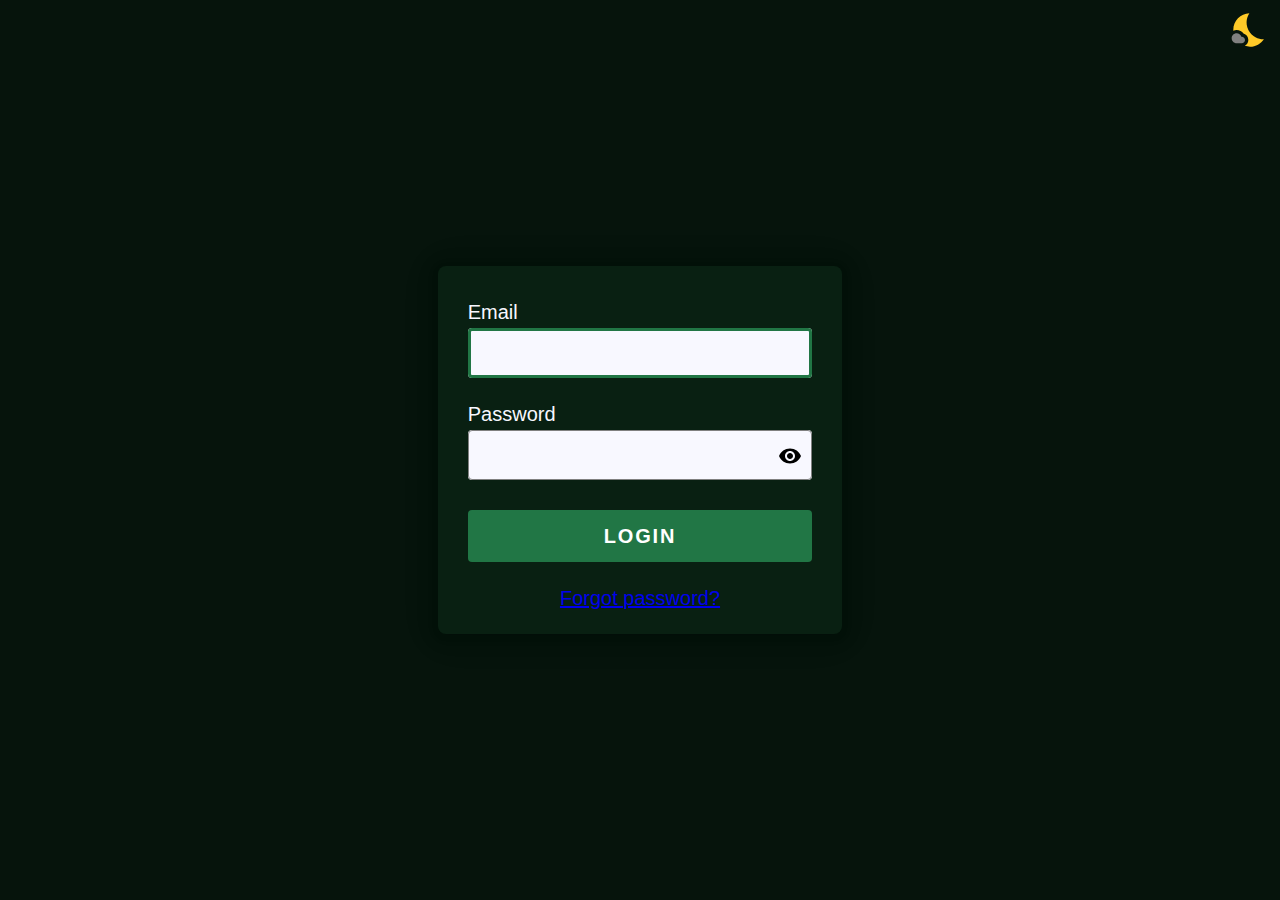
<file: index.html>
<!DOCTYPE html>
<html lang="en" data-theme="dark">
<head>
    <meta charset="UTF-8">
    <meta name="viewport" content="width=device-width,initial-scale=1.0">
    <title>Authentication form</title>
    <link rel="stylesheet" href="./index.css">
</head>
<body class="login-page">
<button class="toggle-ui-mode-btn"
        id="light-mode-btn"
        style="display: none;"
>
    <img class="toggle-ui-mode-btn"
         src="sun.svg" alt="light mode icon">
</button>
<button
        class="toggle-ui-mode-btn"
        id="dark-mode-btn"
        style="display: none;">
    <img class="toggle-ui-mode-btn"
         src="night.svg" alt="dark mode icon">
</button>


<form class="login-form">
    <div class="login-form__field">
        <label for="email-input">
            Email
        </label>
        <div class="login-form__input-container">
            <input
                    autofocus
                    id="email-input"
                    type="email"
                    autocomplete="username"
                    required
                    class="login-form__input"
                    name="email"
            />
            <div class="input__border"></div>
        </div>
    </div>
    <div class="login-form__field">
        <label for="password-input">
            Password
        </label>
        <div class="login-form__input-container">
            <input
                    id="password-input"
                    required
                    type="password"
                    autocomplete="current-password"
                    class="login-form__input"
                    name="password"
            />
            <div class="input__border"></div>

            <button id="show-password-btn"
                    type="button"
                    class="toggle-password-visibility-btn"
                    aria-label="Show password as text"
                    style="display: none;"
            >
                <img class="toggle-password-visibility-btn__icon"
                     src="visibile.svg" alt="visible icon">
            </button>
            <button id="hide-password-btn"
                    type="button"
                    class="toggle-password-visibility-btn"
                    aria-label="Hide password"
                    style="display: none"
            >
                <img class="toggle-password-visibility-btn__icon"
                     src="invisibile.svg" alt="invisible icon"
                >
            </button>
        </div>
    </div>
    <button
            type="submit"
            class="login-form__btn mb-2 mt-1"
    >
        Login
    </button>
    <a class="forget-password-link" href="#">Forgot password?</a>
</form>
</body>
<script>
    // By design if js in disabled, there is no need to show toggle visibility button. Assume that form will work without js.
    var showPasswordBtn = document.querySelector("#show-password-btn")
    var hidePasswordBtn = document.querySelector("#hide-password-btn")
    var passwordInput = document.querySelector("#password-input")
    showPasswordBtn.style.display = "inline-block"
    showPasswordBtn.addEventListener("click", function () {
        hidePasswordBtn.style.display = "inline-block"
        showPasswordBtn.style.display = "none"
        passwordInput.setAttribute("type", "text")
    })
    hidePasswordBtn.addEventListener("click", function () {
        showPasswordBtn.style.display = "inline-block"
        hidePasswordBtn.style.display = "none"
        passwordInput.setAttribute("type", "password")
    })

    var darkModeBtn = document.querySelector("#dark-mode-btn")
    var lightModeBtn = document.querySelector("#light-mode-btn")
    darkModeBtn.style.display = "inline-block"
    darkModeBtn.addEventListener("click", function () {
        lightModeBtn.style.display = "inline-block"
        darkModeBtn.style.display = "none"
        document.documentElement.setAttribute("data-theme", "dark")
    })
    lightModeBtn.addEventListener("click", function () {
        darkModeBtn.style.display = "inline-block"
        lightModeBtn.style.display = "none"
        document.documentElement.setAttribute("data-theme", "light")
    })
</script>
</html>
</file>
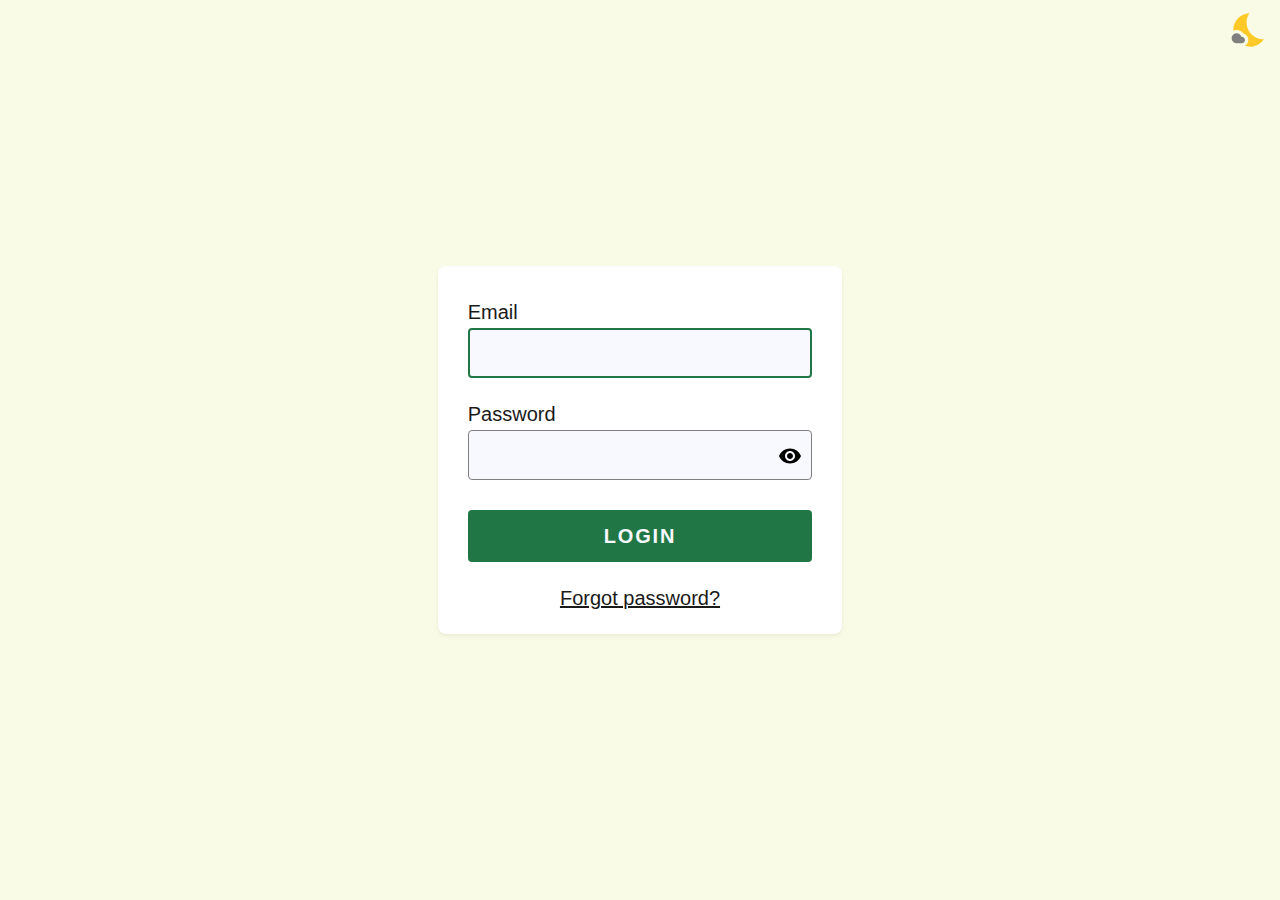
<file: docs/index.html>
<!DOCTYPE html>
<html lang="en">
<head>
    <meta charset="UTF-8">
    <meta name="viewport" content="width=device-width,initial-scale=1.0">
    <title>Authentication form</title>
    <link rel="stylesheet" href="index.css">
</head>
<body class="login-page">
<button class="toggle-ui-mode-btn"
        id="light-mode-btn"
        style="display: none;"
        aria-label="Switch to light mode"
>
    <img class="toggle-ui-mode-btn"
         src="assets/sun.svg"
         alt="light mode icon"
    >
</button>
<button
        class="toggle-ui-mode-btn"
        id="dark-mode-btn"
        style="display: none;"
        aria-label="Switch to dark mode"
>
    <img class="toggle-ui-mode-btn"
         src="assets/night.svg"
         alt="dark mode icon">
</button>


<form class="login-form">
    <div class="login-form__field">
        <label for="email-input">
            Email
        </label>
        <div class="login-form__input-container">
            <input
                    autofocus
                    id="email-input"
                    type="email"
                    autocomplete="username"
                    required
                    class="login-form__input"
                    name="email"
            />
            <div class="input__border"></div>
        </div>
    </div>
    <div class="login-form__field">
        <label for="password-input">
            Password
        </label>
        <div class="login-form__input-container">
            <input
                    id="password-input"
                    required
                    type="password"
                    autocomplete="current-password"
                    class="login-form__input"
                    name="password"
            />
            <div class="input__border"></div>

            <button id="show-password-btn"
                    type="button"
                    class="toggle-password-visibility-btn"
                    aria-label="Show password as text"
                    style="display: none;"
            >
                <img class="toggle-password-visibility-btn__icon"
                     src="assets/visibile.svg" alt="visible icon">
            </button>
            <button id="hide-password-btn"
                    type="button"
                    class="toggle-password-visibility-btn"
                    aria-label="Hide password"
                    style="display: none"
            >
                <img class="toggle-password-visibility-btn__icon"
                     src="assets/invisibile.svg" alt="invisible icon"
                >
            </button>
        </div>
    </div>
    <button
            type="submit"
            class="login-form__btn mb-2 mt-1"
    >
        Login
    </button>
    <a class="forget-password-link" href="#">Forgot password?</a>
</form>
</body>
<script>
    // By design if js in disabled, there is no need to show toggle visibility button. Assume that form will work without js.
    var showPasswordBtn = document.querySelector("#show-password-btn")
    var hidePasswordBtn = document.querySelector("#hide-password-btn")
    var passwordInput = document.querySelector("#password-input")
    showPasswordBtn.style.display = "inline-block"
    showPasswordBtn.addEventListener("click", function () {
        hidePasswordBtn.style.display = "inline-block"
        showPasswordBtn.style.display = "none"
        passwordInput.setAttribute("type", "text")
    })
    hidePasswordBtn.addEventListener("click", function () {
        showPasswordBtn.style.display = "inline-block"
        hidePasswordBtn.style.display = "none"
        passwordInput.setAttribute("type", "password")
    })

    var darkModeBtn = document.querySelector("#dark-mode-btn")
    var lightModeBtn = document.querySelector("#light-mode-btn")

    if (window.matchMedia && window.matchMedia('(prefers-color-scheme: dark)').matches) {
        lightModeBtn.style.display = "inline-block"
    } else {
        darkModeBtn.style.display = "inline-block"
    }
    darkModeBtn.addEventListener("click", function () {
        lightModeBtn.style.display = "inline-block"
        darkModeBtn.style.display = "none"
        document.documentElement.setAttribute("data-theme", "dark")
    })
    lightModeBtn.addEventListener("click", function () {
        darkModeBtn.style.display = "inline-block"
        lightModeBtn.style.display = "none"
        document.documentElement.setAttribute("data-theme", "light")
    })
</script>
</html>
</file>
<file: index.css>
* {
    padding: 0;
    margin: 0;
}

*,
*::after,
*::before {
    box-sizing: inherit;
}

html {
    box-sizing: border-box;
    font-size: 62.5%; /* 1rem = 10px; 10px/16px = 62.5% */
}

@media only screen and (max-width: 75em) {
    html {
        font-size: 56.25%; /* 1rem = 9px, 9/16 = 56.25% */
    }
}

@media only screen and (max-width: 56.25em) {
    html {
        font-size: 50%; /* 1rem = 8px, 8/16 = 50% */
    }
}

body {
    font-family: 'Open Sans', sans-serif;
    font-size: 1.4rem;
    font-weight: 400;
    line-height: 1.6;
    height: 100vh;
}

input,
button,
select,
textarea {
    font: inherit;
    color: inherit;
}

button {
    cursor: pointer;
    background-color: transparent;
    border: none;
}

button:disabled {
    cursor: not-allowed;
}

input,
textarea {
    /* Date inputs has grey background by default in some browsers */
    background-color: white;
    border: none;
}

input:focus,
textarea:focus {
    outline: none;
}

.breadcrumbs {
    display: flex;
    align-items: center;
    padding: 1.5rem 2rem;
}

.breadcrumb:not(:last-child) {
    margin-right: 1rem;
}


.login-page {
    display: flex;
    align-items: center;
    justify-content: center;
    background-color: #F9FBE7;
}

.login-form {
    font-size: 2rem;
    text-align: center;
    background-color: white;
    box-shadow: 0 2px 3px rgba(0, 0, 0, 0.03), 0 2px 6px rgba(0, 0, 0, 0.03), 0 2px 12px rgba(0, 0, 0, 0.01);
    padding: 3rem 3rem 2rem;
    border-radius: 8px;
}

.login-form__field {
    margin-bottom: 2rem;
    text-align: left;
}

.login-form__input-container {
    position: relative;
    border-radius: 4px;
    background-color: ghostwhite;
}

.login-form__input {
    height: 2.5em;
    padding: 2rem;
    position: relative;
    border: none;
    border-radius: 4px;
    background-color: transparent;
    color: hsl(0, 0%, 10%);
}

.input__border {
    position: absolute;
    pointer-events: none;
    width: 100%;
    height: 100%;
    top: 0;
    left: 0;
    border-radius: 4px;
    border: 1px solid grey;
}

.login-form__input:focus ~ .input__border {
    border: 2px solid #217645;
}

.login-form__btn {
    width: 100%;
    background-color: #217645;
    color: white;
    min-width: 6.4em;
    min-height: 2.6em;
    padding: 0 1.1em;
    font-weight: 600;
    text-transform: uppercase;
    letter-spacing: 0.0892857143em;
    border-radius: 4px;
}

.login-form__btn:focus {
    border: 2px solid black;
}

.login-form__btn:disabled {
    background-color: #9e9e9e;
    color: black;
}

.toggle-password-visibility-btn {
    margin-right: 1rem;
    vertical-align: middle;
    background-color: transparent;
}

.toggle-password-visibility-btn__icon {
    display: block;
    margin: auto 0;
}

/* Someone wants to know whether password was forgotten? */
.forget-password-link:visited {
    color: currentColor;
}

.toggle-ui-mode-btn {
    position: fixed;
    right: 1rem;
    top: 1rem;
    width: 4rem;
}

@media (prefers-color-scheme: dark) {
    .login-page {
        background-color: #1f1f1f;
        color: ghostwhite;
    }

    .login-form__input:focus ~ .input__border {
        border-width: 3px;
    }

    .login-form {
        background-color: hsl(145, 56%, 8%);
        box-shadow: 0 2px 6px rgba(0, 0, 0, 0.1), 0 2px 12px rgba(0, 0, 0, 0.1), 0 2px 24px rgba(0, 0, 0, 0.1), 0 2px 38px rgba(0, 0, 0, 0.1);
    }
}

html[data-theme='dark'] .login-page {
    background-color: hsl(145, 56%, 5%);
    color: ghostwhite;
}

html[data-theme='dark'] .login-form__input:focus ~ .input__border {
    border-width: 3px;
}

html[data-theme='dark'] .login-form {
    background-color: hsl(145, 56%, 8%);
    box-shadow: 0 2px 6px rgba(0, 0, 0, 0.1), 0 2px 12px rgba(0, 0, 0, 0.1), 0 2px 24px rgba(0, 0, 0, 0.1), 0 2px 38px rgba(0, 0, 0, 0.1);
}

.mb-2 {
    margin-bottom: 2rem;
}

.mt-2 {
    margin-top: 2rem;
}

.mt-1 {
    margin-top: 1rem;
}
</file>
<file: docs/index.css>
* {
    padding: 0;
    margin: 0;
}

*,
*::after,
*::before {
    box-sizing: inherit;
}

html {
    box-sizing: border-box;
    font-size: 62.5%; /* 1rem = 10px; 10px/16px = 62.5% */
}

@media only screen and (max-width: 75em) {
    html {
        font-size: 56.25%; /* 1rem = 9px, 9/16 = 56.25% */
    }
}

@media only screen and (max-width: 56.25em) {
    html {
        font-size: 50%; /* 1rem = 8px, 8/16 = 50% */
    }
}

body {
    font-family: 'Open Sans', sans-serif;
    font-size: 1.4rem;
    font-weight: 400;
    line-height: 1.6;
    height: 100vh;
}

input,
button,
select,
textarea {
    font: inherit;
    color: inherit;
}

button {
    cursor: pointer;
    background-color: transparent;
    border: none;
}

button:disabled {
    cursor: not-allowed;
}

input,
textarea {
    /* Date inputs has grey background by default in some browsers */
    background-color: white;
    border: none;
}

input:focus,
textarea:focus {
    outline: none;
}

.breadcrumbs {
    display: flex;
    align-items: center;
    padding: 1.5rem 2rem;
}

.breadcrumb:not(:last-child) {
    margin-right: 1rem;
}


.login-page {
    display: flex;
    align-items: center;
    justify-content: center;
    background-color: #F9FBE7;
    color: #1a1a1a;
}

.login-form {
    font-size: 2rem;
    text-align: center;
    padding: 3rem 3rem 2rem;
    border-radius: 8px;
    background-color: white;
    box-shadow: 0 2px 3px rgba(0, 0, 0, 0.03), 0 2px 6px rgba(0, 0, 0, 0.03), 0 2px 12px rgba(0, 0, 0, 0.01);
}

.login-form__field {
    margin-bottom: 2rem;
    text-align: left;
}

.login-form__input-container {
    position: relative;
    border-radius: 4px;
    background-color: ghostwhite;
}

.login-form__input {
    height: 2.5em;
    padding: 2rem;
    position: relative;
    border: none;
    border-radius: 4px;
    background-color: transparent;
    color: #1a1a1a;
}

.input__border {
    position: absolute;
    pointer-events: none;
    width: 100%;
    height: 100%;
    top: 0;
    left: 0;
    border-radius: 4px;
    border: 1px solid grey;
}

.login-form__input:focus ~ .input__border {
    border: 2px solid #217645;
}

.login-form__btn {
    width: 100%;
    background-color: #217645;
    color: ghostwhite;
    min-width: 6.4em;
    min-height: 2.6em;
    padding: 0 1.1em;
    font-weight: 600;
    text-transform: uppercase;
    letter-spacing: 0.0892857143em;
    border-radius: 4px;
}

.toggle-ui-mode-btn:focus,
.toggle-password-visibility-btn:focus,
.login-form__btn:focus {
    outline: 2px solid black;
}

.login-form__btn:disabled {
    background-color: #9e9e9e;
    color: black;
}

.toggle-password-visibility-btn {
    margin-right: 1rem;
    vertical-align: middle;
    background-color: transparent;
}

.toggle-password-visibility-btn__icon {
    display: block;
    margin: auto 0;
}

/* Someone wants to know whether password was forgotten? */
.forget-password-link,
.forget-password-link:link,
.forget-password-link:visited {
    color: currentColor;
}

.toggle-ui-mode-btn {
    position: fixed;
    right: 1rem;
    top: 1rem;
    width: 4rem;
    height: 4rem;
}

@media (prefers-color-scheme: dark) {
    .login-page {
        background-color: #06140c;
        color: ghostwhite;
    }

    .login-form__input:focus ~ .input__border {
        border-width: 3px;
    }

    .login-form {
        background-color: #092012;
        box-shadow: 0 2px 6px rgba(0, 0, 0, 0.1), 0 2px 12px rgba(0, 0, 0, 0.1), 0 2px 24px rgba(0, 0, 0, 0.1), 0 2px 38px rgba(0, 0, 0, 0.1);
    }

    .toggle-ui-mode-btn:focus,
    .login-form__btn:focus {
        outline: 2px solid ghostwhite;
    }
}

html[data-theme='dark'] .login-page {
    background-color: #06140c;
    color: ghostwhite;
}

html[data-theme='dark'] .login-form__input:focus ~ .input__border {
    border-width: 3px;
}

html[data-theme='dark'] .login-form {
    background-color: #092012;
}


html[data-theme='dark'] .toggle-ui-mode-btn:focus,
html[data-theme='dark'] .login-form__btn:focus {
    outline: 2px solid ghostwhite;
}

html[data-theme='light'] .login-page {
    background-color: #F9FBE7;
    color: #1a1a1a;
}

html[data-theme='light'] .login-form__input:focus ~ .input__border {
    border-width: 2px;
}

html[data-theme='light'] .login-form {
    background-color: white;
}

html[data-theme='light'] .toggle-ui-mode-btn:focus,
html[data-theme='light'] .login-form__btn:focus {
    outline: 2px solid black;
}

.mb-2 {
    margin-bottom: 2rem;
}

.mt-2 {
    margin-top: 2rem;
}

.mt-1 {
    margin-top: 1rem;
}
</file>
